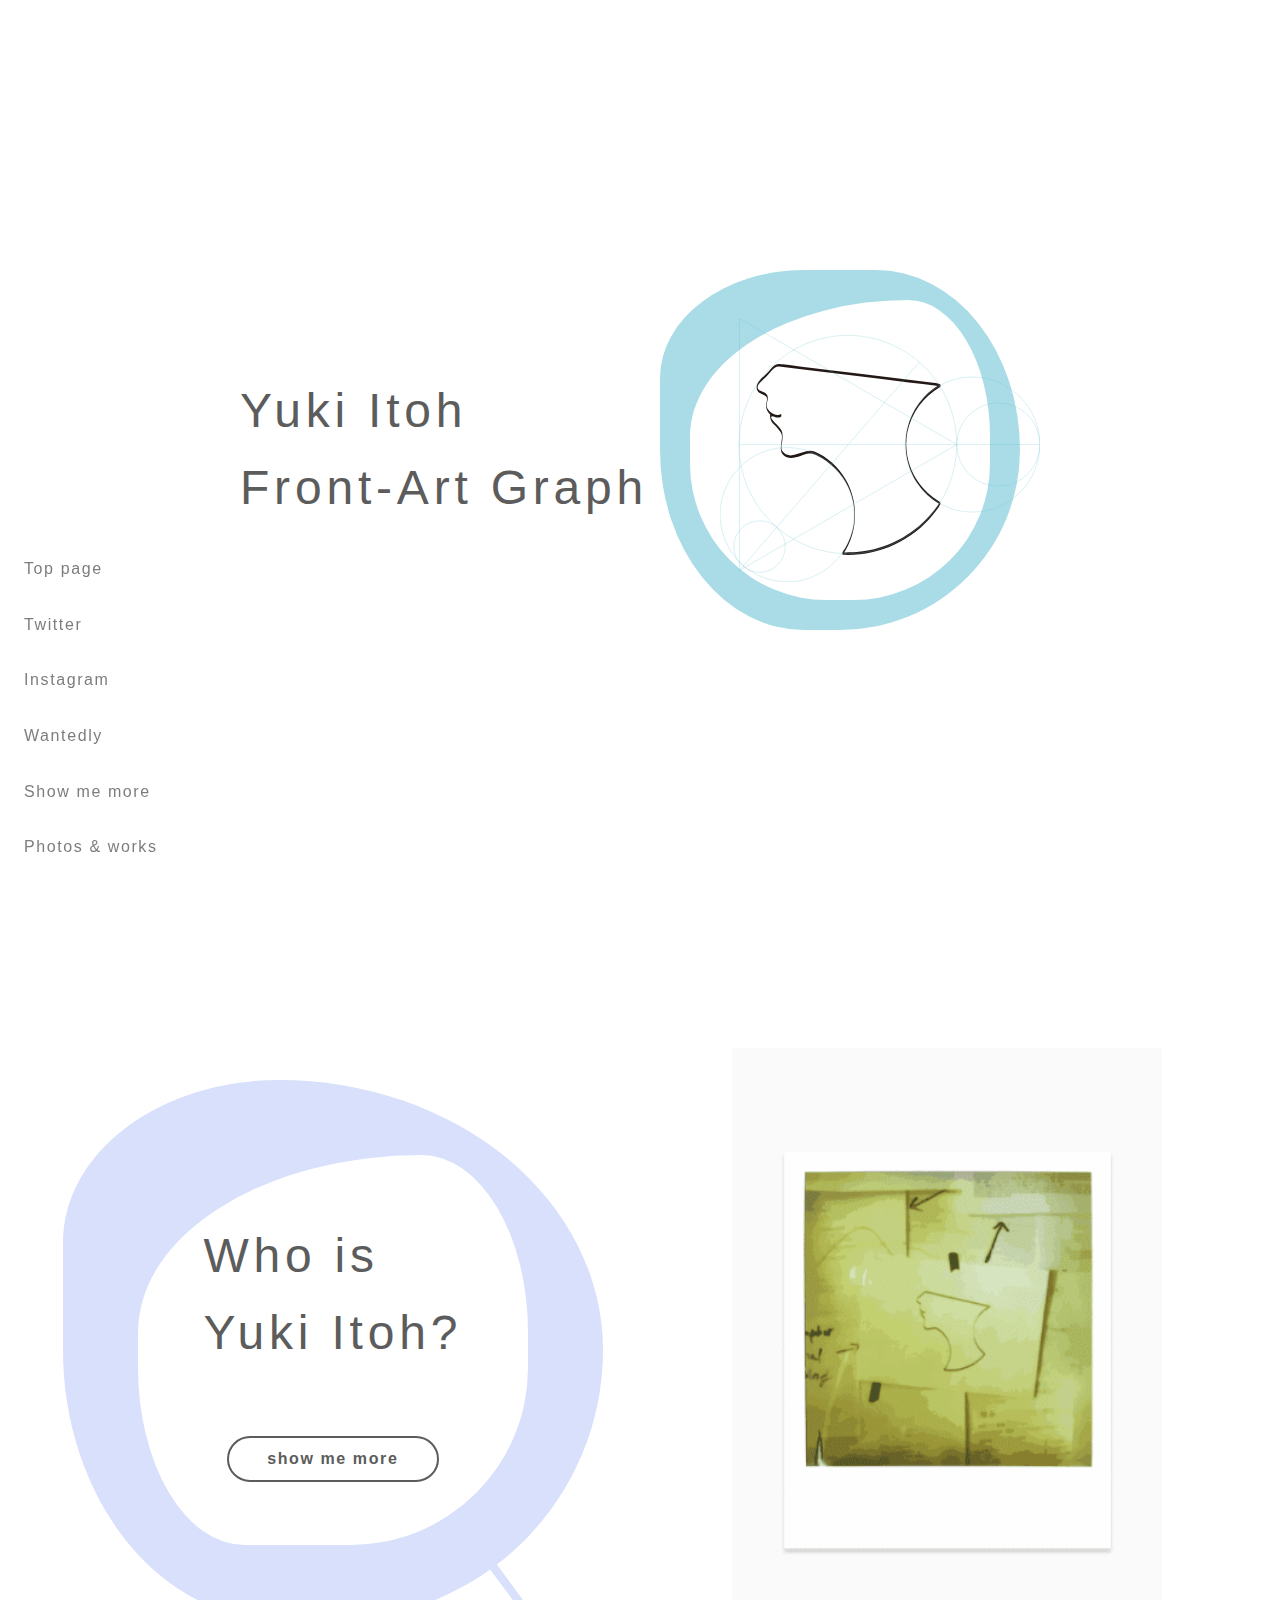
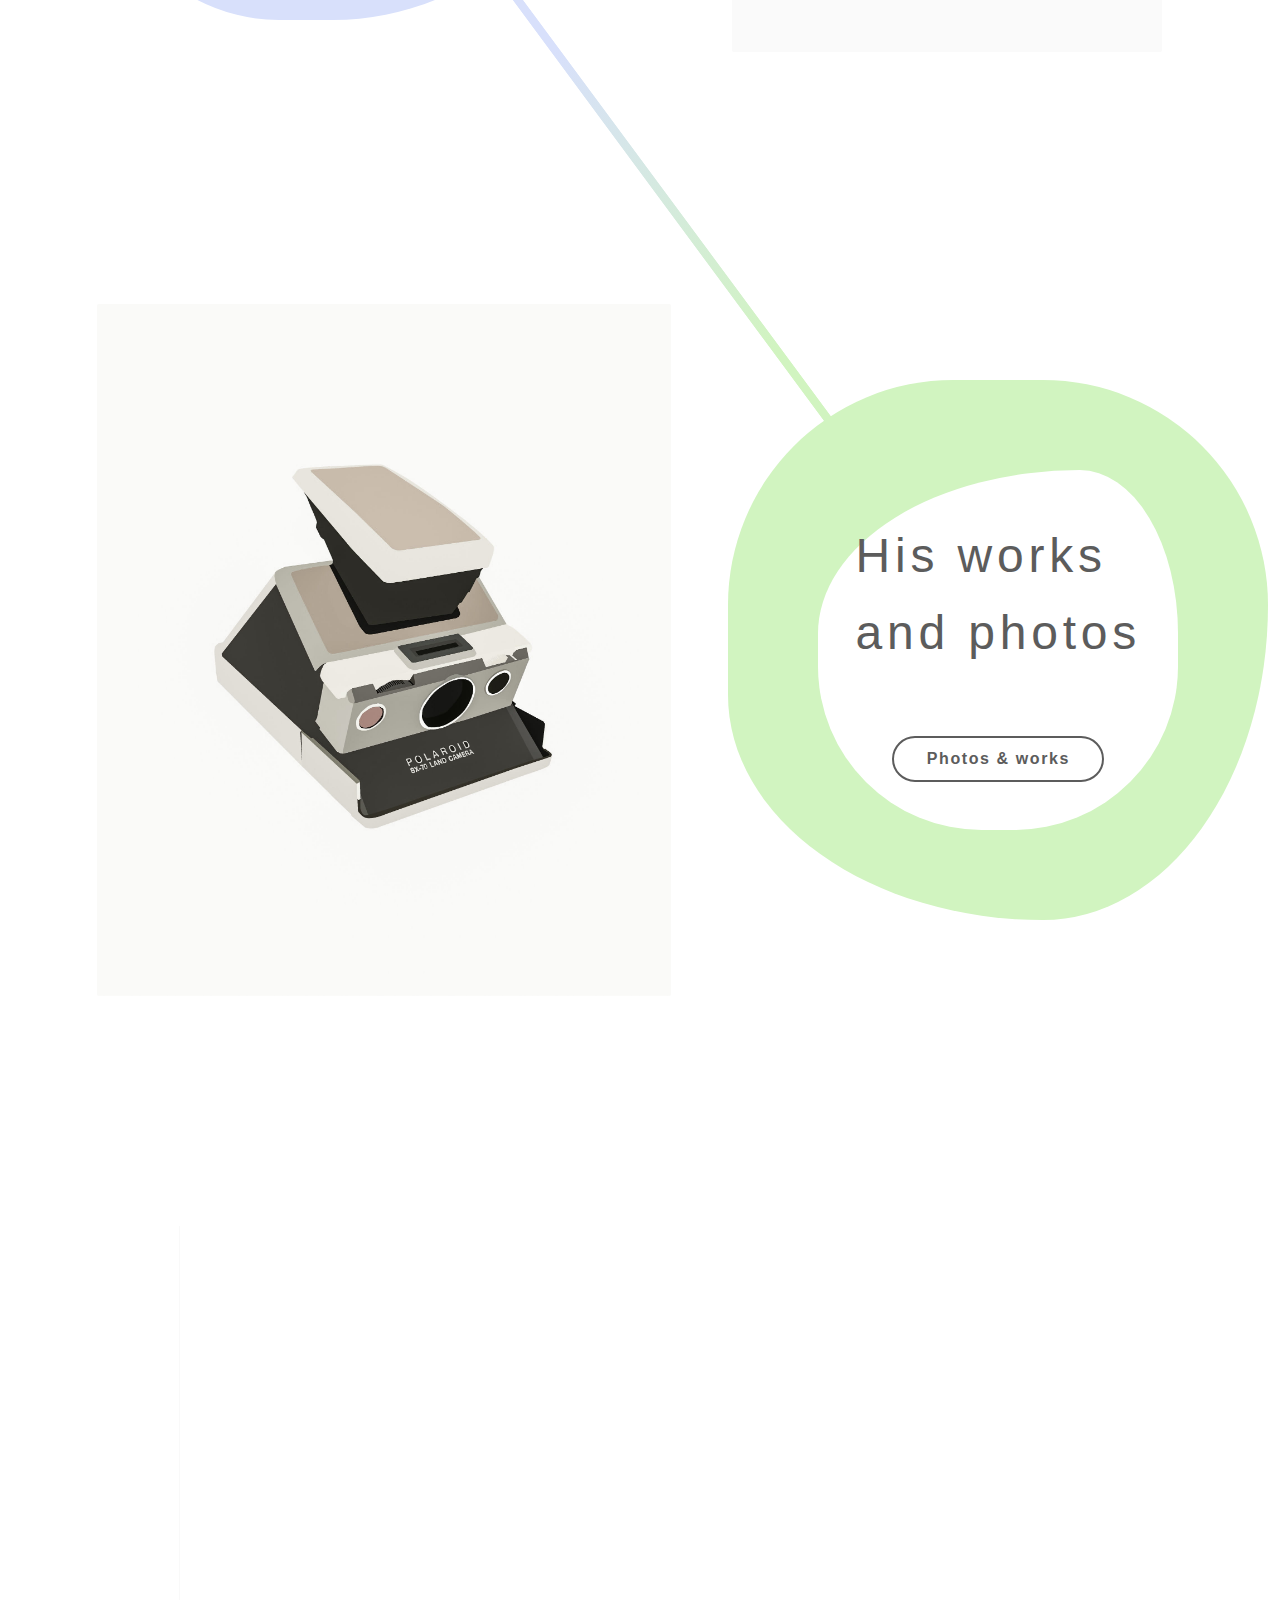
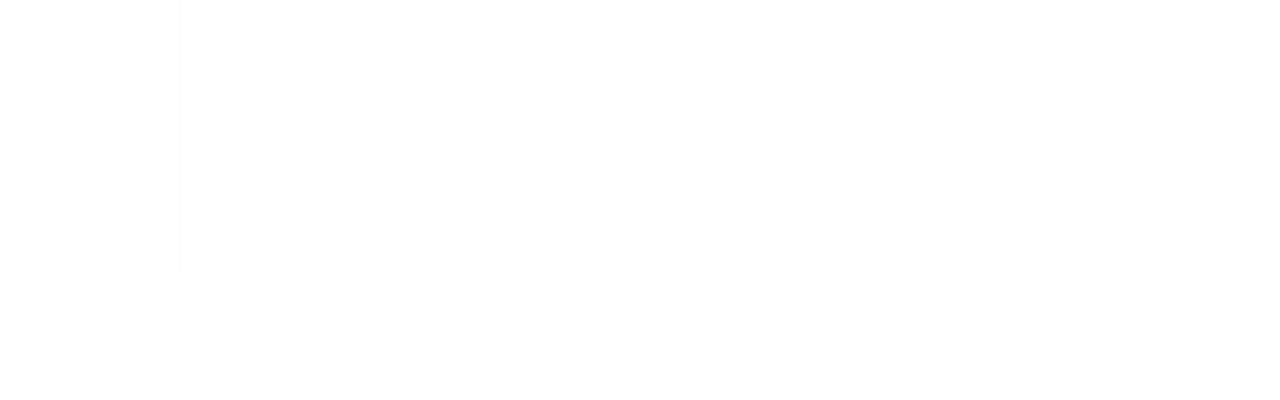
<file: index.html>
<!DOCTYPE html>
<html lang="ja">
  <head>
    <meta charset="UTF-8">
    <meta name="viewport" content="width=device-width, initial-scale=1.0">
    <meta http-equiv="X-UA-Compatible" content="ie=edge">
    <link rel="stylesheet" href="stylesheet/reset.css">
    <link rel="stylesheet" href="stylesheet/style.min.css">
    <link href="https://fonts.googleapis.com/css?family=Open+Sans:300,400,600,700,800" rel="stylesheet">
    <link href="https://fonts.googleapis.com/css?family=Montserrat:100" rel="stylesheet">
    <title>portfolio</title>
  </head>
  <body>
    <header>
      <div class="headerwrap">
        <nav class="header_menu desktop">
                <ul>
                  <li><a href="index.html">Top page<span></span></a></li>
                  <li class="header_menu_twitter"><a href="#">Twitter<span></span></a></li>
                  <li class="header_menu_instagram"><a href="#">Instagram<span></span></a></li>
                  <li class="header_menu_wantedly"><a href="#">Wantedly<span></span></a></li>
                  <li><a href="about.html">Show me more<span></span></a></li>
                  <li><a href="news.html">Photos & works<span></span></a></li>
                </ul>
        </nav>
        <div class="hamburger"><span class="hamburger-top"></span><span class="hamburger-middle"></span><span class="hamburger-bottom"></span></div>
        <nav class="header_menu phone">
                <ul>
                  <li><a href="index.html">Top page<span></span></a></li>
                  <li class="header_menu_twitter"><a href="#">Twitter<span></span></a></li>
                  <li class="header_menu_instagram"><a href="#">Instagram<span></span></a></li>
                  <li class="header_menu_wantedly"><a href="#">Wantedly<span></span></a></li>
                  <li><a href="about.html">Show me more<span></span></a></li>
                  <li><a href="news.html">Photos & works<span></span></a></li>
                </ul>
        </nav>
      </div>
    </header>
    <main>
      <div class="circle-responsive"><span class="circle-res res-1"></span><span class="circle-res res-2"></span></div>
      <div id="index">
        <div class="contents">
          <div class="wrap-header wrapper">
            <div class="circle circle-header circle-index">
              <div class="circle-header_bar">
                <div class="circle-header_bar_wrap"><span class="circle-header_bar_wrap-color"></span></div>
              </div><span class="circle_header1 circle_size"></span><span class="circle_header2 circle_size"></span>
            </div>
            <h1>Yuki Itoh<br>Front-Art Graph</h1><img class="logo" src="material/my_logo.svg" alt="">
          </div>
        </div>
        <div class="contents">
          <div class="wrap-self wrapper">
            <div class="wrap-self_text">
              <div class="circle circle-self">
                <div class="circle-self_bar"><span class="circle-self_bar-color"></span></div><span class="circle_3"></span><span class="circle_4"></span>
              </div>
              <h1>Who is<br> Yuki Itoh?</h1><a class="btn" href="about.html"><span class="bg"></span><span class="text">show me more</span></a>
            </div>
            <div class="wrap-self_image"><img class="wrap-self_image-pc" src="material/main.png" alt=""><img class="wrap-self_image-sp" src="material/main_sp.png" alt=""></div>
          </div>
        </div>
        <div class="contents">
          <div class="wrap-works wrapper">
            <div class="wrap-works_image"><img src="material/polaroid.jpg" alt=""></div>
            <div class="wrap-works_text">
              <div class="circle circle-works"><span class="circle_5"></span><span class="circle_6"></span></div>
              <h1>His works <br>and photos</h1><a class="btn" href=""><span class="bg"></span><span class="text">Photos & works    </span></a>
            </div>
          </div>
        </div>
      </div>
    </main>
    <footer>
      <div class="contents footer-wrap">
        <div class="wrap-contact">
          <div class="contact_section">
            <ul class="contact_sns">
              <li>
                <h2>SNS</h2>
              </li>
              <li><a class="link_twitter" href="https://twitter.com/front_artgraph" target="_blank"> <span class="link-text"> Twitter</span><img class="link-image" src="material/twitter_sp.png"></a></li>
              <li><a class="link_instagram" href="https://www.instagram.com/frontartgraph" target="_blank"><span class="link-text"> Instagram</span><img class="link-image" src="material/instagram_sp.png"></a></li>
              <li><a class="link_wantedly" href="https://www.wantedly.com/users/42158900" target="_blank"><span class="link-text"> Wantedly</span><img class="link-image" src="material/wantedly_sp.png"></a></li>
            </ul>
          </div>
          <div class="contact_icon">
            <ul class="contact_mails">
              <li>
                <h2>CONTACT</h2>
              </li>
              <li>
                <p>yuki.itoh@front-artgraph.com</p>
              </li>
              <li>
                <p>Japan Tokyo</p>
              </li>
              <li>
                <p>© 2018 frontartgraph</p>
              </li>
            </ul>
            <div class="contact_icon_twitter contact_icon_imgwrap"><img src="material/twitter.svg" alt=""></div>
            <div class="contact_icon_instagram contact_icon_imgwrap"><img src="material/instagram.svg" alt=""></div>
            <div class="contact_icon_wantedly contact_icon_imgwrap"><img src="material/wantedly.svg" alt=""></div>
          </div>
        </div>
      </div>
    </footer>
  </body>
  <script type="text/javascript" src="script/jquery-3.3.1.min.js"></script>
  <script type="text/javascript" src="script/rellax.min.js"></script>
  <script type="text/javascript" src="script/script.js"></script>
</html>
</file>
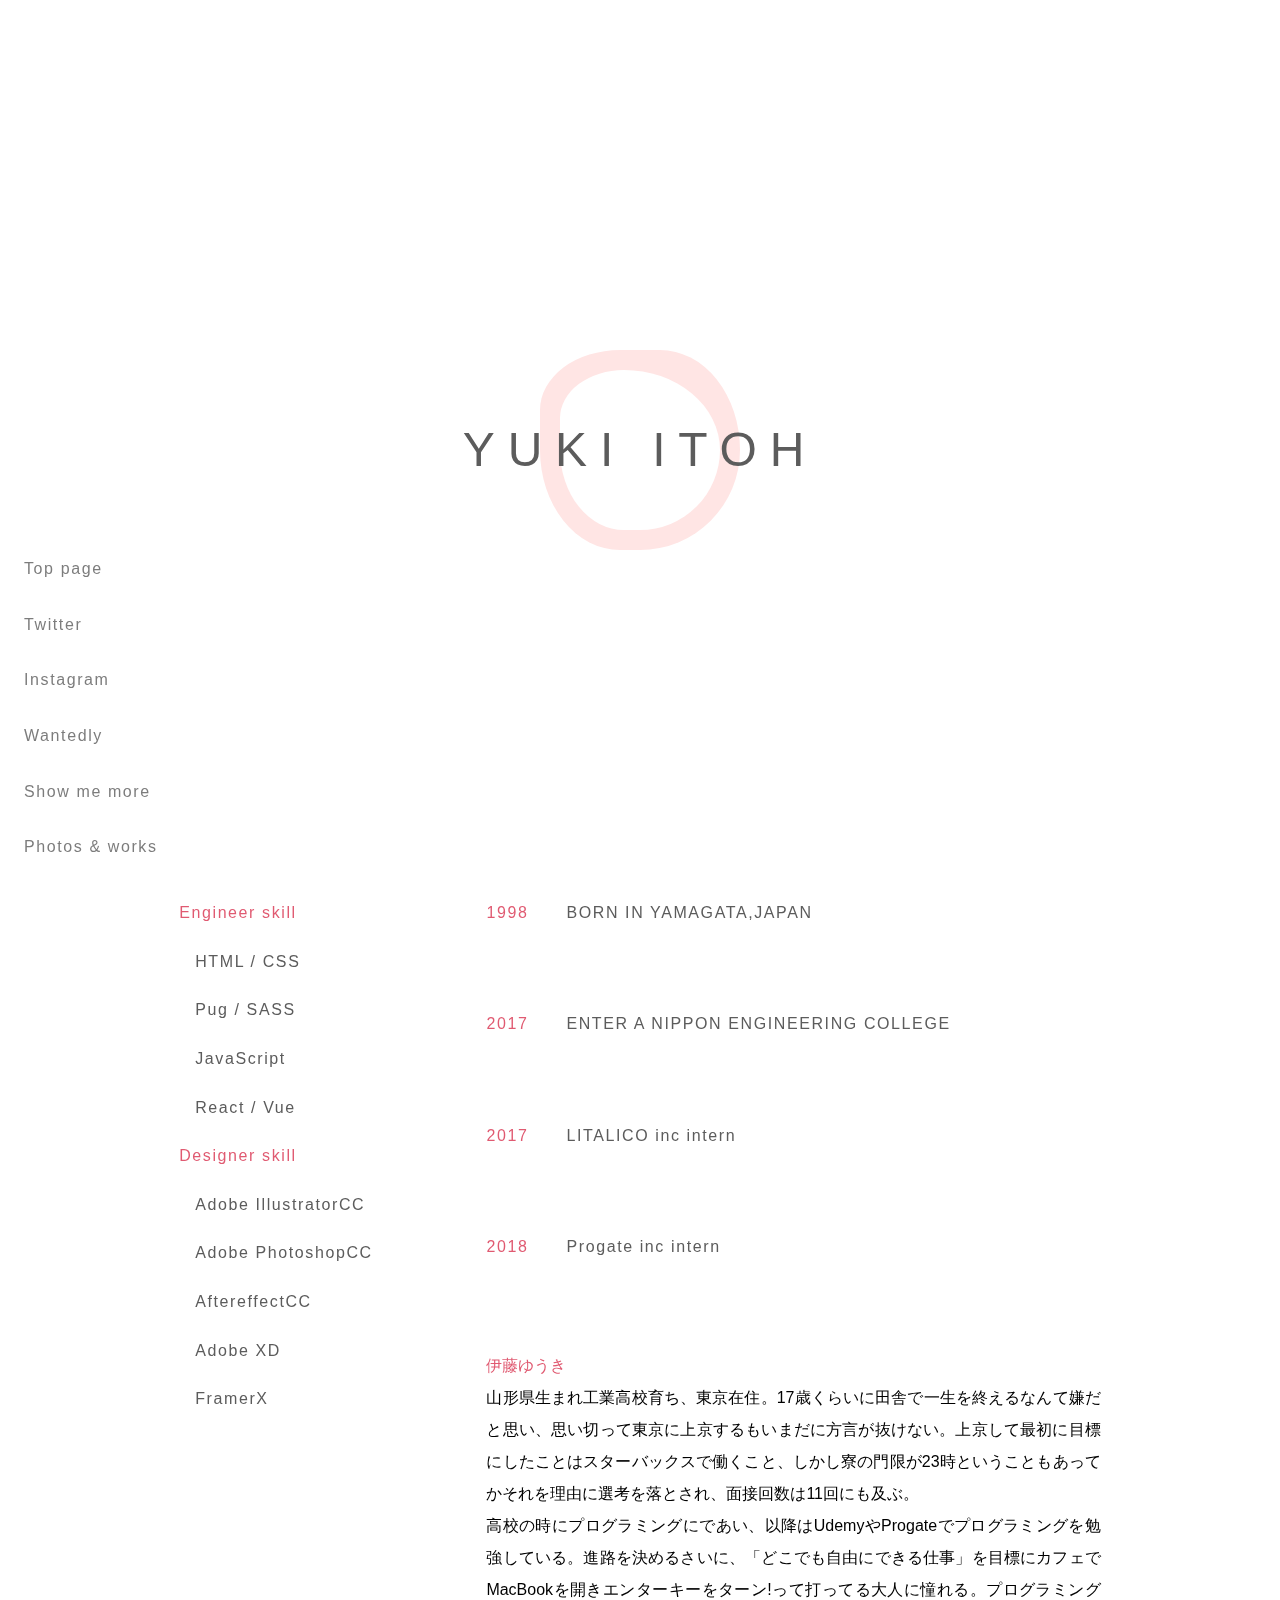
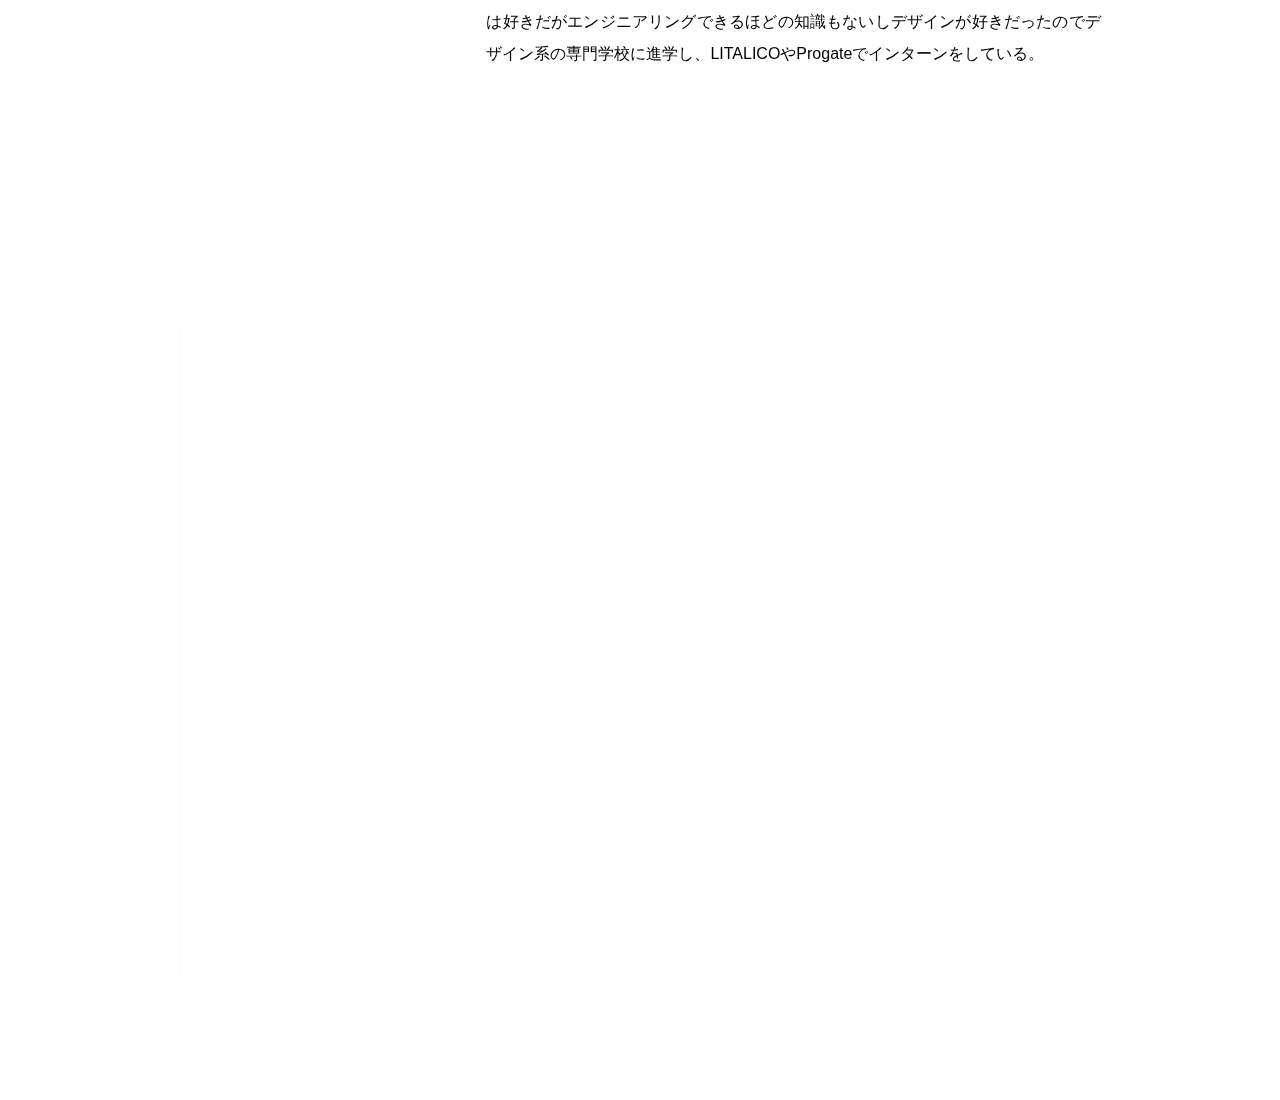
<file: about.html>
<html lang="ja">
  <head>
    <meta charset="UTF-8"/>
    <meta name="viewport" content="width=device-width, initial-scale=1.0"/>
    <meta http-equiv="X-UA-Compatible" content="ie=edge"/>
    <link rel="stylesheet" href="stylesheet/reset.css"/>
    <link rel="stylesheet" href="stylesheet/style.min.css"/>
    <link href="https://fonts.googleapis.com/css?family=Open+Sans:300,400,600,700,800" rel="stylesheet"/>
    <link href="https://fonts.googleapis.com/css?family=Montserrat:100" rel="stylesheet"/>
    <title>portfolio</title>
  </head>
  <body>
    <header>
      <div class="headerwrap">
        <nav class="header_menu desktop">
                <ul>
                  <li><a href="index.html">Top page<span></span></a></li>
                  <li class="header_menu_twitter"><a href="#">Twitter<span></span></a></li>
                  <li class="header_menu_instagram"><a href="#">Instagram<span></span></a></li>
                  <li class="header_menu_wantedly"><a href="#">Wantedly<span></span></a></li>
                  <li><a href="about.html">Show me more<span></span></a></li>
                  <li><a href="news.html">Photos & works<span></span></a></li>
                </ul>
        </nav>
        <div class="hamburger"><span class="hamburger-top"></span><span class="hamburger-middle"></span><span class="hamburger-bottom"></span></div>
        <nav class="header_menu phone">
                <ul>
                  <li><a href="index.html">Top page<span></span></a></li>
                  <li class="header_menu_twitter"><a href="#">Twitter<span></span></a></li>
                  <li class="header_menu_instagram"><a href="#">Instagram<span></span></a></li>
                  <li class="header_menu_wantedly"><a href="#">Wantedly<span></span></a></li>
                  <li><a href="about.html">Show me more<span></span></a></li>
                  <li><a href="news.html">Photos & works<span></span></a></li>
                </ul>
        </nav>
      </div>
    </header>
    <main>
      <div id="about">
        <div class="circle"><span class="circle-A"></span><span class="circle-B"></span></div>
        <div class="name">
          <h1 class="name-text">YUKI ITOH</h1>
        </div>
        <div class="introduction">
          <div class="introduction_skill">
            <ul class="introduction_skill-list">
              <li class="introduction_skill-list-title">Engineer skill</li>
              <li>HTML / CSS</li>
              <li>Pug / SASS</li>
              <li>JavaScript</li>
              <li>React / Vue</li>
              <li class="introduction_skill-list-title">Designer skill</li>
              <li>Adobe IllustratorCC</li>
              <li>Adobe PhotoshopCC</li>
              <li>AftereffectCC</li>
              <li>Adobe XD</li>
              <li>FramerX</li>
            </ul>
          </div>
          <div class="introduction_bio">
            <ui class="introduction_bio-list">
              <li><span>1998</span> BORN IN YAMAGATA,JAPAN</li>
              <li><span>2017</span> ENTER A NIPPON ENGINEERING COLLEGE</li>
              <li><span>2017</span> LITALICO inc intern</li>
              <li><span>2018</span> Progate inc intern</li>
            </ui>
          </div>
          <div class="introduction_text">
            <section class="introduction_text-contact_section"></section><span>伊藤ゆうき</span><br>山形県生まれ工業高校育ち、東京在住。17歳くらいに田舎で一生を終えるなんて嫌だと思い、思い切って東京に上京するもいまだに方言が抜けない。上京して最初に目標にしたことはスターバックスで働くこと、しかし寮の門限が23時ということもあってかそれを理由に選考を落とされ、面接回数は11回にも及ぶ。<br>高校の時にプログラミングにであい、以降はUdemyやProgateでプログラミングを勉強している。進路を決めるさいに、「どこでも自由にできる仕事」を目標にカフェでMacBookを開きエンターキーをターン!って打ってる大人に憧れる。プログラミングは好きだがエンジニアリングできるほどの知識もないしデザインが好きだったのでデザイン系の専門学校に進学し、LITALICOやProgateでインターンをしている。
          </div>
        </div>
      </div>
    </main>
    <footer>
      <div class="contents footer-wrap">
        <div class="wrap-contact">
          <div class="contact_section">
            <ul class="contact_sns">
              <li>
                <h2>SNS</h2>
              </li>
              <li><a class="link_twitter" href="https://twitter.com/front_artgraph" target="_blank"> <span class="link-text"> Twitter</span><img class="link-image" src="material/twitter_sp.png"/></a></li>
              <li><a class="link_instagram" href="https://www.instagram.com/frontartgraph" target="_blank"><span class="link-text"> Instagram</span><img class="link-image" src="material/instagram_sp.png"/></a></li>
              <li><a class="link_wantedly" href="https://www.wantedly.com/users/42158900" target="_blank"><span class="link-text"> Wantedly</span><img class="link-image" src="material/wantedly_sp.png"/></a></li>
            </ul>
          </div>
          <div class="contact_icon">
            <ul class="contact_mails">
              <li>
                <h2>CONTACT</h2>
              </li>
              <li>
                <p>yuki.itoh@front-artgraph.com</p>
              </li>
              <li>
                <p>Japan Tokyo</p>
              </li>
              <li>
                <p>© 2018 frontartgraph</p>
              </li>
            </ul>
            <div class="contact_icon_twitter contact_icon_imgwrap"><img src="material/twitter.svg" alt=""/></div>
            <div class="contact_icon_instagram contact_icon_imgwrap"><img src="material/instagram.svg" alt=""/></div>
            <div class="contact_icon_wantedly contact_icon_imgwrap"><img src="material/wantedly.svg" alt=""/></div>
          </div>
        </div>
      </div>
    </footer>
  </body>
  <script type="text/javascript" src="script/jquery-3.3.1.min.js"></script>
  <script type="text/javascript" src="script/rellax.min.js"></script>
  <script type="text/javascript" src="script/script.js"></script>
</html>
</file>
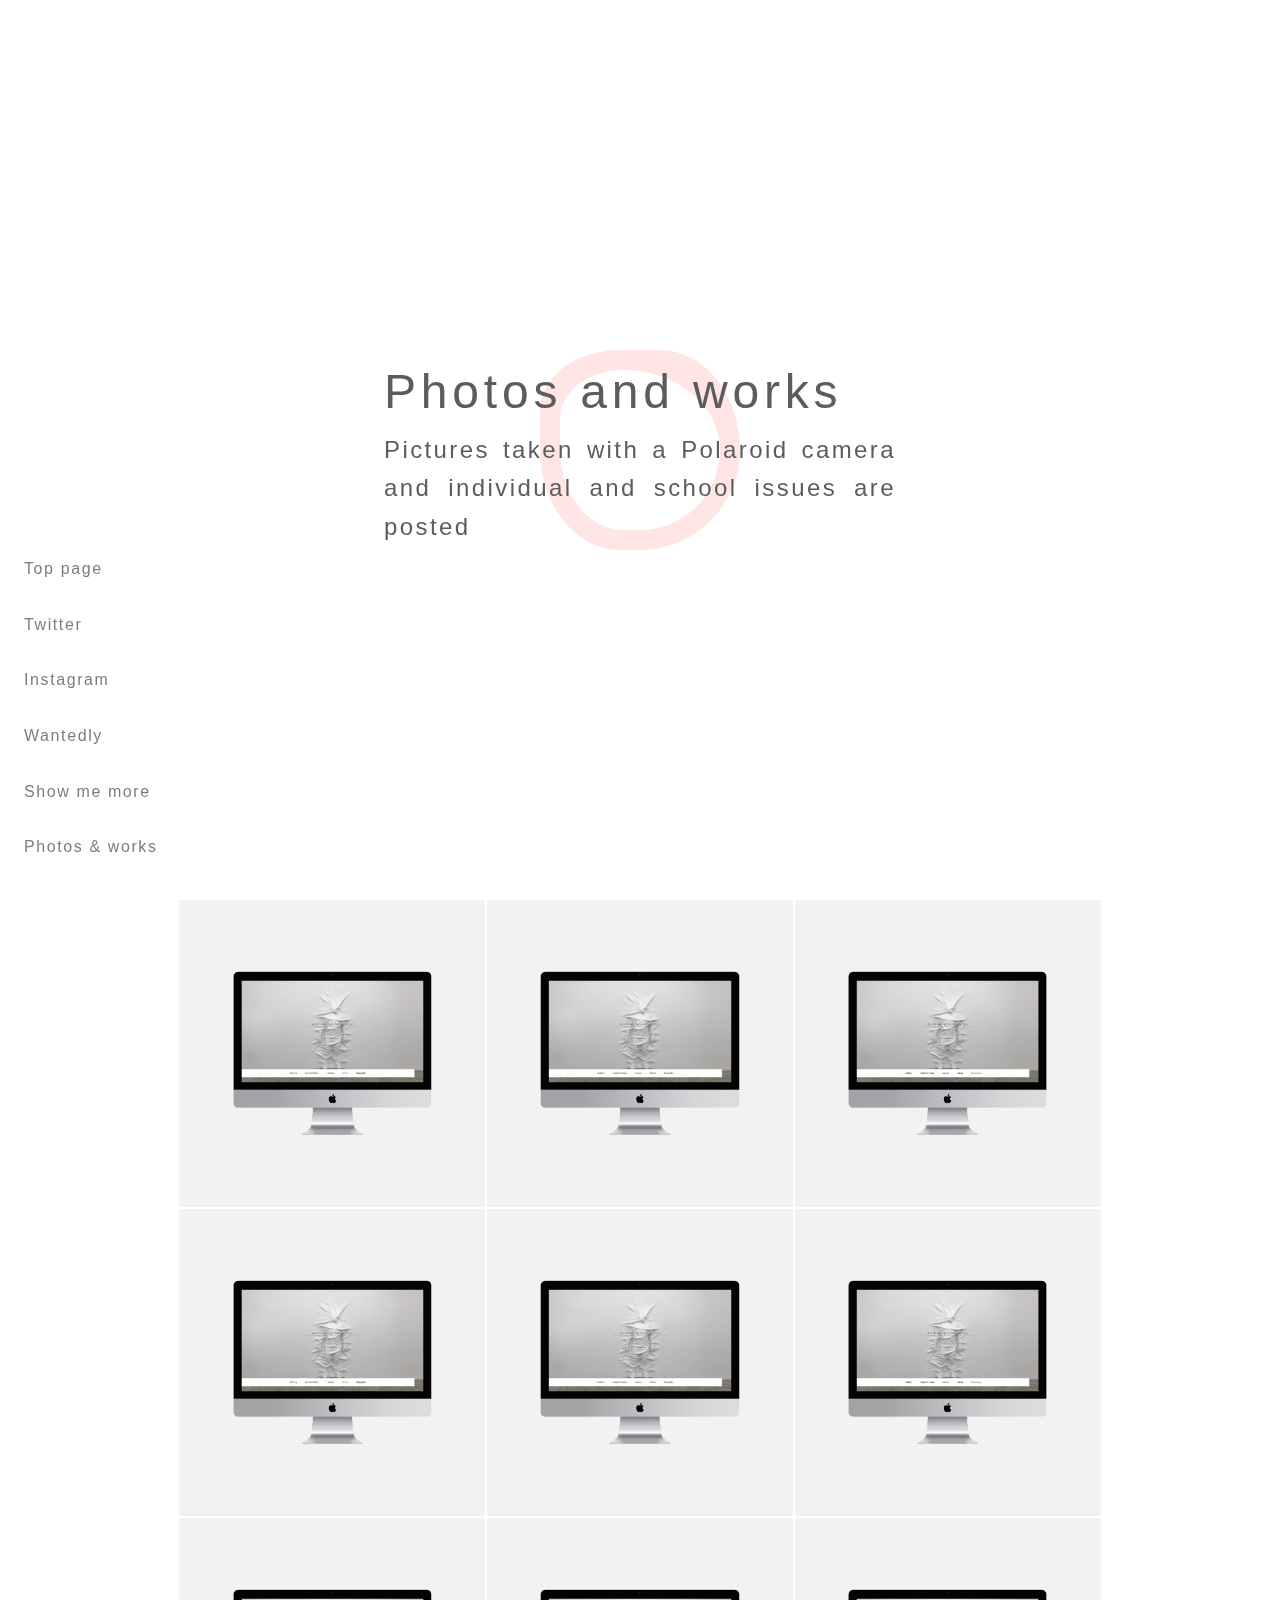
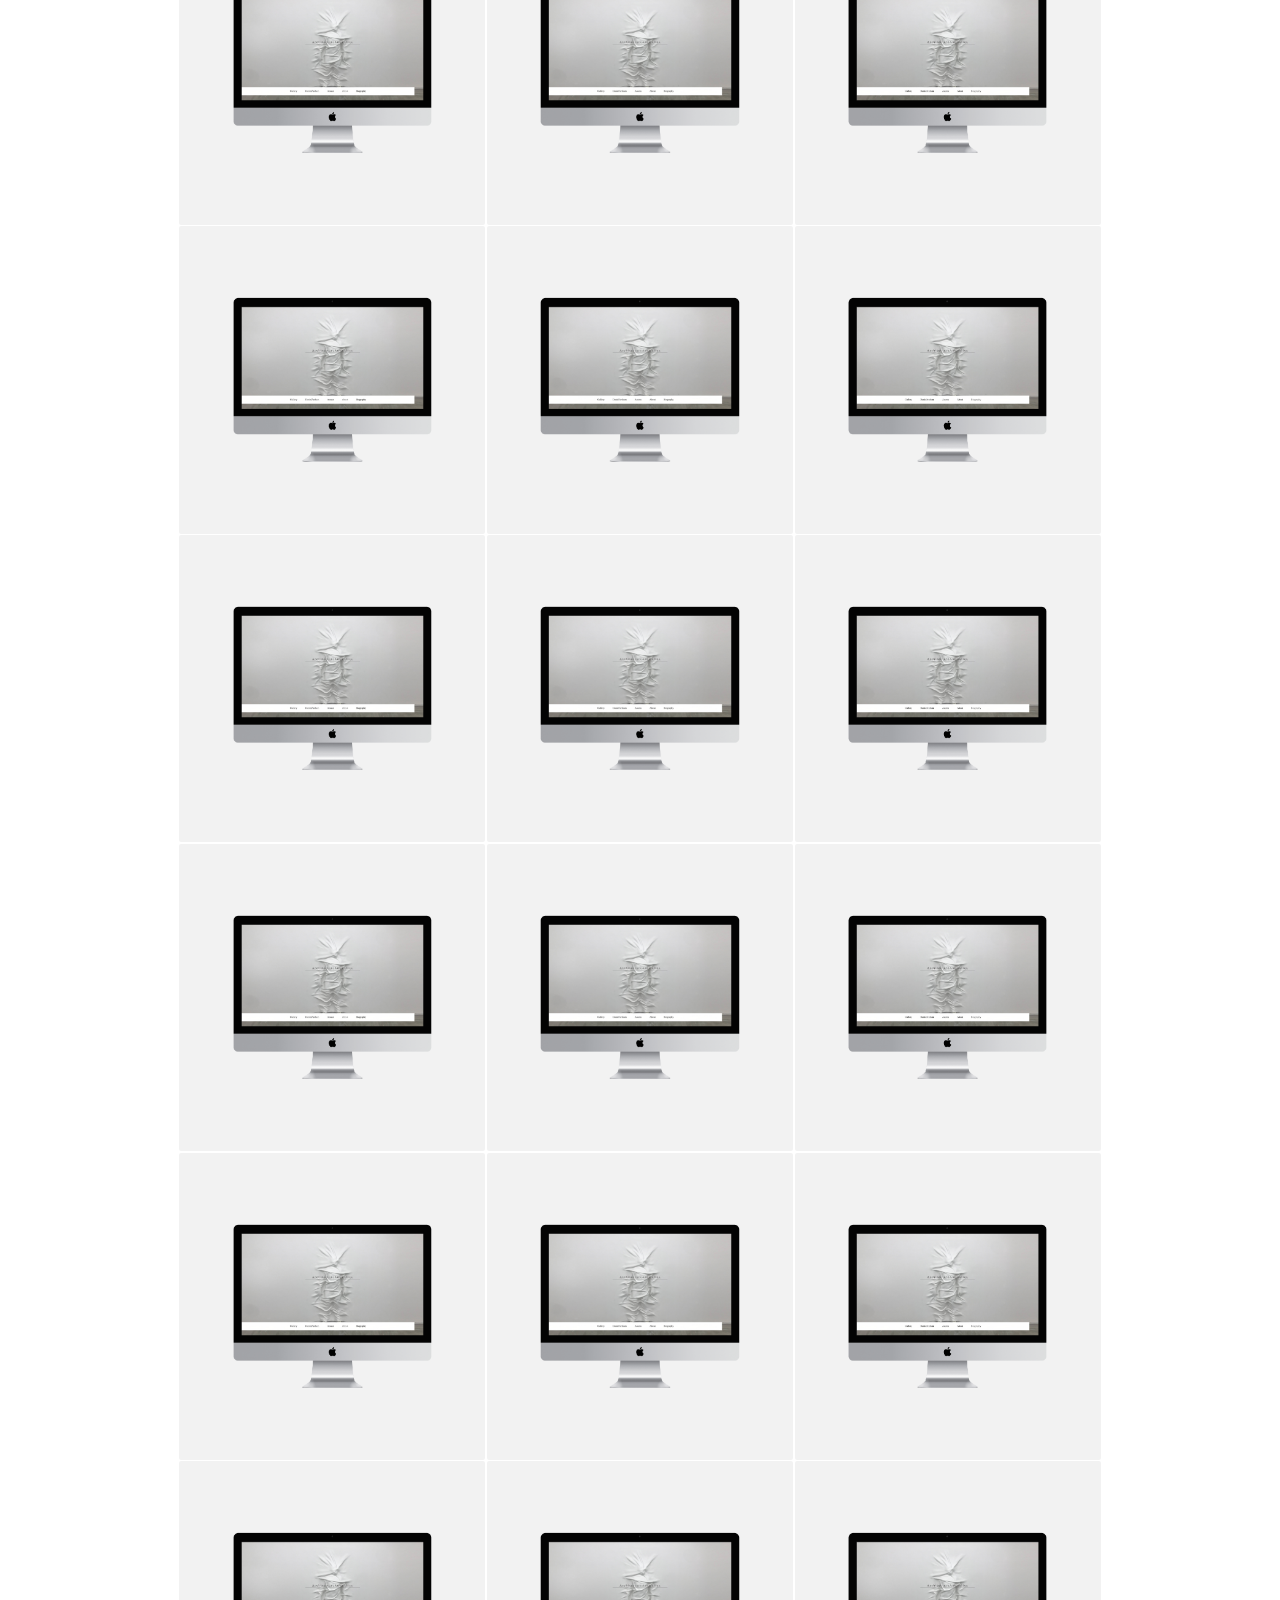
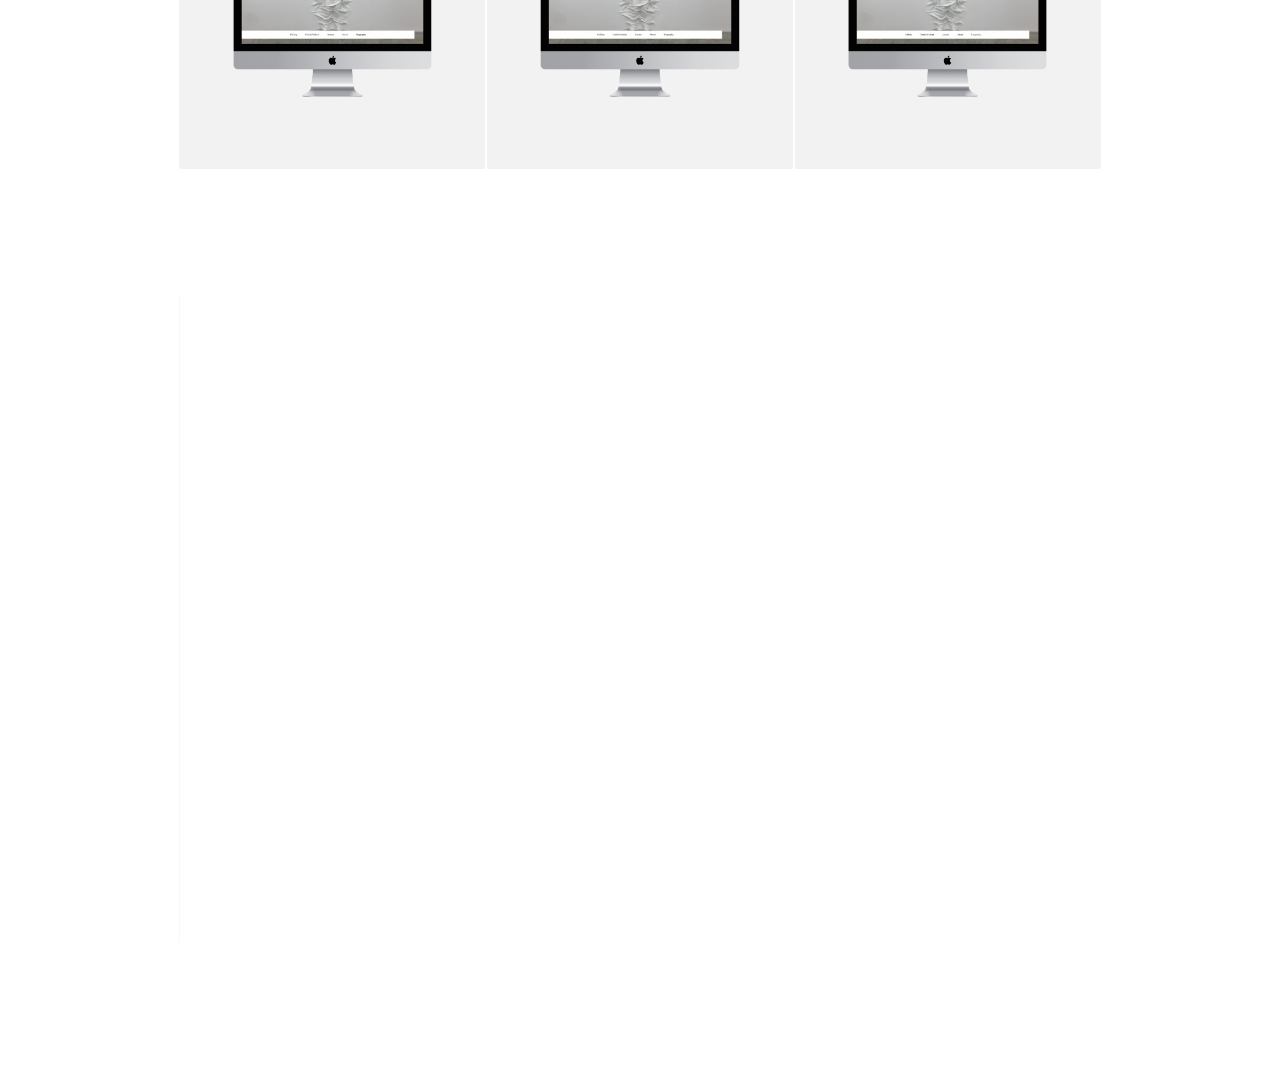
<file: news.html>
<html lang="ja">
  <head>
    <meta charset="UTF-8"/>
    <meta name="viewport" content="width=device-width, initial-scale=1.0"/>
    <meta http-equiv="X-UA-Compatible" content="ie=edge"/>
    <link rel="stylesheet" href="stylesheet/reset.css"/>
    <link rel="stylesheet" href="stylesheet/style.min.css"/>
    <link href="https://fonts.googleapis.com/css?family=Open+Sans:300,400,600,700,800" rel="stylesheet"/>
    <link href="https://fonts.googleapis.com/css?family=Montserrat:100" rel="stylesheet"/>
    <title>portfolio</title>
  </head>
  <body>
    <header>
      <div class="headerwrap">
        <nav class="header_menu desktop">
                <ul>
                  <li><a href="index.html">Top page<span></span></a></li>
                  <li class="header_menu_twitter"><a href="#">Twitter<span></span></a></li>
                  <li class="header_menu_instagram"><a href="#">Instagram<span></span></a></li>
                  <li class="header_menu_wantedly"><a href="#">Wantedly<span></span></a></li>
                  <li><a href="about.html">Show me more<span></span></a></li>
                  <li><a href="news.html">Photos & works<span></span></a></li>
                </ul>
        </nav>
        <div class="hamburger"><span class="hamburger-top"></span><span class="hamburger-middle"></span><span class="hamburger-bottom"></span></div>
        <nav class="header_menu phone">
                <ul>
                  <li><a href="index.html">Top page<span></span></a></li>
                  <li class="header_menu_twitter"><a href="#">Twitter<span></span></a></li>
                  <li class="header_menu_instagram"><a href="#">Instagram<span></span></a></li>
                  <li class="header_menu_wantedly"><a href="#">Wantedly<span></span></a></li>
                  <li><a href="about.html">Show me more<span></span></a></li>
                  <li><a href="news.html">Photos & works<span></span></a></li>
                </ul>
        </nav>
      </div>
    </header>
    <main>
      <div id="news">
        <div class="circle"><span class="circle-A"></span><span class="circle-B"></span></div>
        <div class="section">
          <div class="section_wrap">
            <h1 class="section_wrap-title">Photos and works</h1>
            <h2 class="section_wrap-text">Pictures taken with a Polaroid camera and individual and school issues are posted</h2>
          </div>
        </div>
        <div class="wrap"><a class="wrap-contents"><img class=".wrap-contents_image" src="material/mockup.png"/>
                      <div class="wrap-contents_card">
                        <h2>ARCHITECTURE-ANOMALIES REMAKE WEBSITE</h2>
                        <p>ARCHITECTURE-ANOMALIES　is remake website</p>
                      </div></a><a class="wrap-contents"><img class=".wrap-contents_image" src="material/mockup.png"/>
                      <div class="wrap-contents_card">
                        <h2>ARCHITECTURE-ANOMALIES REMAKE WEBSITE</h2>
                        <p>ARCHITECTURE-ANOMALIES　is remake website</p>
                      </div></a><a class="wrap-contents"><img class=".wrap-contents_image" src="material/mockup.png"/>
                      <div class="wrap-contents_card">
                        <h2>ARCHITECTURE-ANOMALIES REMAKE WEBSITE</h2>
                        <p>ARCHITECTURE-ANOMALIES　is remake website</p>
                      </div></a><a class="wrap-contents"><img class=".wrap-contents_image" src="material/mockup.png"/>
                      <div class="wrap-contents_card">
                        <h2>ARCHITECTURE-ANOMALIES REMAKE WEBSITE</h2>
                        <p>ARCHITECTURE-ANOMALIES　is remake website</p>
                      </div></a><a class="wrap-contents"><img class=".wrap-contents_image" src="material/mockup.png"/>
                      <div class="wrap-contents_card">
                        <h2>ARCHITECTURE-ANOMALIES REMAKE WEBSITE</h2>
                        <p>ARCHITECTURE-ANOMALIES　is remake website</p>
                      </div></a><a class="wrap-contents"><img class=".wrap-contents_image" src="material/mockup.png"/>
                      <div class="wrap-contents_card">
                        <h2>ARCHITECTURE-ANOMALIES REMAKE WEBSITE</h2>
                        <p>ARCHITECTURE-ANOMALIES　is remake website</p>
                      </div></a><a class="wrap-contents"><img class=".wrap-contents_image" src="material/mockup.png"/>
                      <div class="wrap-contents_card">
                        <h2>ARCHITECTURE-ANOMALIES REMAKE WEBSITE</h2>
                        <p>ARCHITECTURE-ANOMALIES　is remake website</p>
                      </div></a><a class="wrap-contents"><img class=".wrap-contents_image" src="material/mockup.png"/>
                      <div class="wrap-contents_card">
                        <h2>ARCHITECTURE-ANOMALIES REMAKE WEBSITE</h2>
                        <p>ARCHITECTURE-ANOMALIES　is remake website</p>
                      </div></a><a class="wrap-contents"><img class=".wrap-contents_image" src="material/mockup.png"/>
                      <div class="wrap-contents_card">
                        <h2>ARCHITECTURE-ANOMALIES REMAKE WEBSITE</h2>
                        <p>ARCHITECTURE-ANOMALIES　is remake website</p>
                      </div></a><a class="wrap-contents"><img class=".wrap-contents_image" src="material/mockup.png"/>
                      <div class="wrap-contents_card">
                        <h2>ARCHITECTURE-ANOMALIES REMAKE WEBSITE</h2>
                        <p>ARCHITECTURE-ANOMALIES　is remake website</p>
                      </div></a><a class="wrap-contents"><img class=".wrap-contents_image" src="material/mockup.png"/>
                      <div class="wrap-contents_card">
                        <h2>ARCHITECTURE-ANOMALIES REMAKE WEBSITE</h2>
                        <p>ARCHITECTURE-ANOMALIES　is remake website</p>
                      </div></a><a class="wrap-contents"><img class=".wrap-contents_image" src="material/mockup.png"/>
                      <div class="wrap-contents_card">
                        <h2>ARCHITECTURE-ANOMALIES REMAKE WEBSITE</h2>
                        <p>ARCHITECTURE-ANOMALIES　is remake website</p>
                      </div></a><a class="wrap-contents"><img class=".wrap-contents_image" src="material/mockup.png"/>
                      <div class="wrap-contents_card">
                        <h2>ARCHITECTURE-ANOMALIES REMAKE WEBSITE</h2>
                        <p>ARCHITECTURE-ANOMALIES　is remake website</p>
                      </div></a><a class="wrap-contents"><img class=".wrap-contents_image" src="material/mockup.png"/>
                      <div class="wrap-contents_card">
                        <h2>ARCHITECTURE-ANOMALIES REMAKE WEBSITE</h2>
                        <p>ARCHITECTURE-ANOMALIES　is remake website</p>
                      </div></a><a class="wrap-contents"><img class=".wrap-contents_image" src="material/mockup.png"/>
                      <div class="wrap-contents_card">
                        <h2>ARCHITECTURE-ANOMALIES REMAKE WEBSITE</h2>
                        <p>ARCHITECTURE-ANOMALIES　is remake website</p>
                      </div></a><a class="wrap-contents"><img class=".wrap-contents_image" src="material/mockup.png"/>
                      <div class="wrap-contents_card">
                        <h2>ARCHITECTURE-ANOMALIES REMAKE WEBSITE</h2>
                        <p>ARCHITECTURE-ANOMALIES　is remake website</p>
                      </div></a><a class="wrap-contents"><img class=".wrap-contents_image" src="material/mockup.png"/>
                      <div class="wrap-contents_card">
                        <h2>ARCHITECTURE-ANOMALIES REMAKE WEBSITE</h2>
                        <p>ARCHITECTURE-ANOMALIES　is remake website</p>
                      </div></a><a class="wrap-contents"><img class=".wrap-contents_image" src="material/mockup.png"/>
                      <div class="wrap-contents_card">
                        <h2>ARCHITECTURE-ANOMALIES REMAKE WEBSITE</h2>
                        <p>ARCHITECTURE-ANOMALIES　is remake website</p>
                      </div></a><a class="wrap-contents"><img class=".wrap-contents_image" src="material/mockup.png"/>
                      <div class="wrap-contents_card">
                        <h2>ARCHITECTURE-ANOMALIES REMAKE WEBSITE</h2>
                        <p>ARCHITECTURE-ANOMALIES　is remake website</p>
                      </div></a><a class="wrap-contents"><img class=".wrap-contents_image" src="material/mockup.png"/>
                      <div class="wrap-contents_card">
                        <h2>ARCHITECTURE-ANOMALIES REMAKE WEBSITE</h2>
                        <p>ARCHITECTURE-ANOMALIES　is remake website</p>
                      </div></a><a class="wrap-contents"><img class=".wrap-contents_image" src="material/mockup.png"/>
                      <div class="wrap-contents_card">
                        <h2>ARCHITECTURE-ANOMALIES REMAKE WEBSITE</h2>
                        <p>ARCHITECTURE-ANOMALIES　is remake website</p>
                      </div></a><a class="wrap-contents"><img class=".wrap-contents_image" src="material/mockup.png"/>
                      <div class="wrap-contents_card">
                        <h2>ARCHITECTURE-ANOMALIES REMAKE WEBSITE</h2>
                        <p>ARCHITECTURE-ANOMALIES　is remake website</p>
                      </div></a><a class="wrap-contents"><img class=".wrap-contents_image" src="material/mockup.png"/>
                      <div class="wrap-contents_card">
                        <h2>ARCHITECTURE-ANOMALIES REMAKE WEBSITE</h2>
                        <p>ARCHITECTURE-ANOMALIES　is remake website</p>
                      </div></a><a class="wrap-contents"><img class=".wrap-contents_image" src="material/mockup.png"/>
                      <div class="wrap-contents_card">
                        <h2>ARCHITECTURE-ANOMALIES REMAKE WEBSITE</h2>
                        <p>ARCHITECTURE-ANOMALIES　is remake website</p>
                      </div></a>
        </div>
      </div>
    </main>
    <footer>
      <div class="contents footer-wrap">
        <div class="wrap-contact">
          <div class="contact_section">
            <ul class="contact_sns">
              <li>
                <h2>SNS</h2>
              </li>
              <li><a class="link_twitter" href="https://twitter.com/front_artgraph" target="_blank"> <span class="link-text"> Twitter</span><img class="link-image" src="material/twitter_sp.png"/></a></li>
              <li><a class="link_instagram" href="https://www.instagram.com/frontartgraph" target="_blank"><span class="link-text"> Instagram</span><img class="link-image" src="material/instagram_sp.png"/></a></li>
              <li><a class="link_wantedly" href="https://www.wantedly.com/users/42158900" target="_blank"><span class="link-text"> Wantedly</span><img class="link-image" src="material/wantedly_sp.png"/></a></li>
            </ul>
          </div>
          <div class="contact_icon">
            <ul class="contact_mails">
              <li>
                <h2>CONTACT</h2>
              </li>
              <li>
                <p>yuki.itoh@front-artgraph.com</p>
              </li>
              <li>
                <p>Japan Tokyo</p>
              </li>
              <li>
                <p>© 2018 frontartgraph</p>
              </li>
            </ul>
            <div class="contact_icon_twitter contact_icon_imgwrap"><img src="material/twitter.svg" alt=""/></div>
            <div class="contact_icon_instagram contact_icon_imgwrap"><img src="material/instagram.svg" alt=""/></div>
            <div class="contact_icon_wantedly contact_icon_imgwrap"><img src="material/wantedly.svg" alt=""/></div>
          </div>
        </div>
      </div>
    </footer>
  </body>
  <script type="text/javascript" src="script/jquery-3.3.1.min.js"></script>
  <script type="text/javascript" src="script/rellax.min.js"></script>
  <script type="text/javascript" src="script/script.js"></script>
</html>
</file>
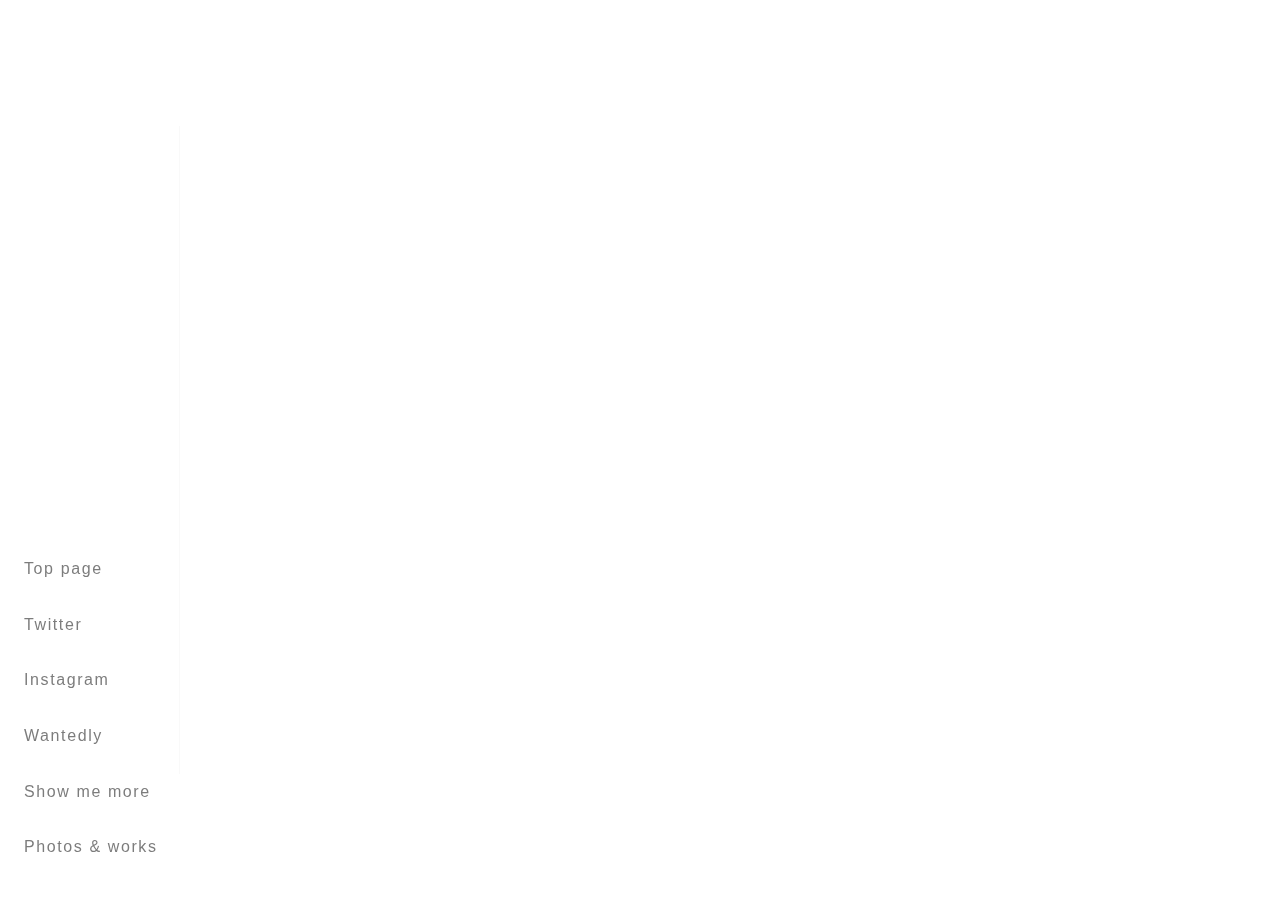
<file: photos.html>
<!DOCTYPE html>
<html lang="ja">
  <head>
    <meta charset="UTF-8">
    <meta name="viewport" content="width=device-width, initial-scale=1.0">
    <meta http-equiv="X-UA-Compatible" content="ie=edge">
    <link rel="stylesheet" href="stylesheet/reset.css">
    <link rel="stylesheet" href="stylesheet/style.min.css">
    <link href="https://fonts.googleapis.com/css?family=Open+Sans:300,400,600,700,800" rel="stylesheet">
    <link href="https://fonts.googleapis.com/css?family=Montserrat:100" rel="stylesheet">
    <title>portfolio</title>
  </head>
  <body>
    <header>
      <div class="headerwrap">
        <nav class="header_menu desktop">
                <ul>
                  <li><a href="index.html">Top page<span></span></a></li>
                  <li class="header_menu_twitter"><a href="#">Twitter<span></span></a></li>
                  <li class="header_menu_instagram"><a href="#">Instagram<span></span></a></li>
                  <li class="header_menu_wantedly"><a href="#">Wantedly<span></span></a></li>
                  <li><a href="about.html">Show me more<span></span></a></li>
                  <li><a href="news.html">Photos & works<span></span></a></li>
                </ul>
        </nav>
        <div class="hamburger"><span class="hamburger-top"></span><span class="hamburger-middle"></span><span class="hamburger-bottom"></span></div>
        <nav class="header_menu phone">
                <ul>
                  <li><a href="index.html">Top page<span></span></a></li>
                  <li class="header_menu_twitter"><a href="#">Twitter<span></span></a></li>
                  <li class="header_menu_instagram"><a href="#">Instagram<span></span></a></li>
                  <li class="header_menu_wantedly"><a href="#">Wantedly<span></span></a></li>
                  <li><a href="about.html">Show me more<span></span></a></li>
                  <li><a href="news.html">Photos & works<span></span></a></li>
                </ul>
        </nav>
      </div>
    </header>
    <main></main>
    <footer>
      <div class="contents footer-wrap">
        <div class="wrap-contact">
          <div class="contact_section">
            <ul class="contact_sns">
              <li>
                <h2>SNS</h2>
              </li>
              <li><a class="link_twitter" href="https://twitter.com/front_artgraph" target="_blank"> <span class="link-text"> Twitter</span><img class="link-image" src="material/twitter_sp.png"></a></li>
              <li><a class="link_instagram" href="https://www.instagram.com/frontartgraph" target="_blank"><span class="link-text"> Instagram</span><img class="link-image" src="material/instagram_sp.png"></a></li>
              <li><a class="link_wantedly" href="https://www.wantedly.com/users/42158900" target="_blank"><span class="link-text"> Wantedly</span><img class="link-image" src="material/wantedly_sp.png"></a></li>
            </ul>
          </div>
          <div class="contact_icon">
            <ul class="contact_mails">
              <li>
                <h2>CONTACT</h2>
              </li>
              <li>
                <p>yuki.itoh@front-artgraph.com</p>
              </li>
              <li>
                <p>Japan Tokyo</p>
              </li>
              <li>
                <p>© 2018 frontartgraph</p>
              </li>
            </ul>
            <div class="contact_icon_twitter contact_icon_imgwrap"><img src="material/twitter.svg" alt=""></div>
            <div class="contact_icon_instagram contact_icon_imgwrap"><img src="material/instagram.svg" alt=""></div>
            <div class="contact_icon_wantedly contact_icon_imgwrap"><img src="material/wantedly.svg" alt=""></div>
          </div>
        </div>
      </div>
    </footer>
  </body>
  <script type="text/javascript" src="script/jquery-3.3.1.min.js"></script>
  <script type="text/javascript" src="script/rellax.min.js"></script>
  <script type="text/javascript" src="script/script.js"></script>
</html>
</file>
<file: stylesheet/style.min.css>
@charset "UTF-8";.scroll-bar,div,span{content:""}#about .introduction_text,#news .section_wrap-text{text-align:justify;-webkit-font-feature-settings:"palt"}img{pointer-events:none}a,h1,h2,h3,li,p{color:#5c5c5c;font-family:Lato,sans-serif;letter-spacing:.1em}h1{font-size:48px}@-webkit-keyframes width{100%{width:100%}}@keyframes width{100%{width:100%}}@-webkit-keyframes height{100%{height:100%}}@keyframes height{100%{height:100%}}.move_top{opacity:0;-webkit-animation:move_top 1s ease-out .3s forwards;animation:move_top 1s ease-out .3s forwards}.move_bottom{opacity:0;-webkit-animation:move_bottom 1s ease-out .3s forwards;animation:move_bottom 1s ease-out .3s forwards}.move_left{opacity:0;-webkit-animation:move_left 1s ease-out .3s forwards;animation:move_left 1s ease-out .3s forwards}.move_right{opacity:0;-webkit-animation:move_right 1s ease-out .3s forwards;animation:move_right 1s ease-out .3s forwards}@-webkit-keyframes move_top{0%{-webkit-transform:translateY(30px);transform:translateY(30px)}100%{opacity:1;-webkit-transform:translateY(0);transform:translateY(0)}}@keyframes move_top{0%{-webkit-transform:translateY(30px);transform:translateY(30px)}100%{opacity:1;-webkit-transform:translateY(0);transform:translateY(0)}}@-webkit-keyframes move_bottom{0%{-webkit-transform:translateY(-30px);transform:translateY(-30px)}100%{opacity:1;-webkit-transform:translateY(0);transform:translateY(0)}}@keyframes move_bottom{0%{-webkit-transform:translateY(-30px);transform:translateY(-30px)}100%{opacity:1;-webkit-transform:translateY(0);transform:translateY(0)}}@-webkit-keyframes move_left{0%{-webkit-transform:translateX(30px);transform:translateX(30px)}100%{opacity:1;-webkit-transform:translateX(0);transform:translateX(0)}}@keyframes move_left{0%{-webkit-transform:translateX(30px);transform:translateX(30px)}100%{opacity:1;-webkit-transform:translateX(0);transform:translateX(0)}}@-webkit-keyframes move_right{0%{-webkit-transform:translateX(-30px);transform:translateX(-30px)}100%{opacity:1;-webkit-transform:translateX(0);transform:translateX(0)}}@keyframes move_right{0%{-webkit-transform:translateX(-30px);transform:translateX(-30px)}100%{opacity:1;-webkit-transform:translateX(0);transform:translateX(0)}}.translateX{-webkit-transform:translateX(-100%);transform:translateX(-100%);-webkit-animation:contact_anime .5s ease 0s forwards;animation:contact_anime .5s ease 0s forwards}.translateX_double{-webkit-transform:translateX(-200%);transform:translateX(-200%);-webkit-animation:contact_anime 1s ease .3s forwards;animation:contact_anime 1s ease .3s forwards}@-webkit-keyframes contact_anime{100%{opacity:1;-webkit-transform:translateX(0);transform:translateX(0)}}@keyframes contact_anime{100%{opacity:1;-webkit-transform:translateX(0);transform:translateX(0)}}@-webkit-keyframes menu_anime{100%{-webkit-transform:rotateX(160px);transform:rotateX(160px)}}@keyframes menu_anime{100%{-webkit-transform:rotateX(160px);transform:rotateX(160px)}}@-webkit-keyframes rotate{0%{-webkit-transform:rotate(0);transform:rotate(0)}100%{-webkit-transform:rotate(360deg);transform:rotate(360deg)}}@keyframes rotate{0%{-webkit-transform:rotate(0);transform:rotate(0)}100%{-webkit-transform:rotate(360deg);transform:rotate(360deg)}}@-webkit-keyframes minus_rotate{0%{-webkit-transform:rotate(0);transform:rotate(0)}100%{-webkit-transform:rotate(-360deg);transform:rotate(-360deg)}}@keyframes minus_rotate{0%{-webkit-transform:rotate(0);transform:rotate(0)}100%{-webkit-transform:rotate(-360deg);transform:rotate(-360deg)}}.phone-after{-webkit-transform:translateX(0)!important;transform:translateX(0)!important}.hamburger-top-after{-webkit-transform:rotate(45deg);transform:rotate(45deg)}.hamburger-middle-after{-webkit-transform:translateX(100vw);transform:translateX(100vw)}.hamburger-bottom-after{-webkit-transform:rotate(-45deg);transform:rotate(-45deg)}.hamburger-top-anime{-webkit-animation:hamburger-bar .7s ease .1s forwards;animation:hamburger-bar .7s ease .1s forwards}.hamburger-middle-anime{-webkit-animation:hamburger-bar .7s ease .3s forwards;animation:hamburger-bar .7s ease .3s forwards}.hamburger-bottom-anime{-webkit-animation:hamburger-bar .7s ease .6s forwards;animation:hamburger-bar .7s ease .6s forwards}@-webkit-keyframes hamburger-bar{0%,100%{-webkit-transform:scaleX(1);transform:scaleX(1)}50%{-webkit-transform:scaleX(.5) rotate(-10deg);transform:scaleX(.5) rotate(-10deg)}}@keyframes hamburger-bar{0%,100%{-webkit-transform:scaleX(1);transform:scaleX(1)}50%{-webkit-transform:scaleX(.5) rotate(-10deg);transform:scaleX(.5) rotate(-10deg)}}.scroll{width:50px;height:100px;position:relative;overflow:hidden}.scroll-bar{position:absolute;top:0;left:0;right:0;margin:auto;width:4px;height:60%;background:#000;-webkit-transform:translateY(-100%);transform:translateY(-100%)}.scroll-bar1{background:#5c5c5c;-webkit-animation:scroll-bar 1.5s linear 0s infinite normal;animation:scroll-bar 1.5s linear 0s infinite normal}.scroll-bar2{background:#000;-webkit-animation:scroll-bar 1.5s linear .75s infinite normal;animation:scroll-bar 1.5s linear .75s infinite normal}@-webkit-keyframes scroll-bar{0%{-webkit-transform:translateY(-100%);transform:translateY(-100%)}100%{-webkit-transform:translateY(160%);transform:translateY(160%)}}@keyframes scroll-bar{0%{-webkit-transform:translateY(-100%);transform:translateY(-100%)}100%{-webkit-transform:translateY(160%);transform:translateY(160%)}}@-webkit-keyframes scale-bar{0%{width:0%}100%{width:100%}}@keyframes scale-bar{0%{width:0%}100%{width:100%}}@-webkit-keyframes scale{0%{-webkit-transform:scale(0);transform:scale(0)}100%{-webkit-transform:scale(1);transform:scale(1)}}@keyframes scale{0%{-webkit-transform:scale(0);transform:scale(0)}100%{-webkit-transform:scale(1);transform:scale(1)}}html{overflow-x:hidden;font-size:16px}header [class*=" flex-"],header [class^=flex-]{position:absolute;display:flex;justify-content:space-between;flex-direction:column;z-index:999}header [class*=" flex-"] span,header [class^=flex-] span{background:#5c5c5c;height:1px}header .headerwrap .flex-pos{position:fixed;left:0;top:0;bottom:0;margin:auto;width:40px;height:200px}header .headerwrap .flex-pos .pos{transition:all .3s;-webkit-transform-origin:left;transform-origin:left;height:20px;display:flex;justify-content:center;align-items:center}header .headerwrap .flex-pos .pos span{height:8px;width:100%;opacity:.9}header .headerwrap .flex-pos .pos:nth-child(1):hover,header .headerwrap .flex-pos .pos:nth-child(2):hover,header .headerwrap .flex-pos .pos:nth-child(3):hover,header .headerwrap .flex-pos .pos:nth-child(4):hover{-webkit-transform:scaleX(2);transform:scaleX(2)}header .headerwrap .flex-pos .pos div{width:100%;height:1px}header .headerwrap .hamburger,header .headerwrap .phone{display:none}header .headerwrap .header_menu{z-index:999;position:fixed;bottom:32px;left:24px;margin:auto}header .headerwrap .header_menu ul{align-items:flex-start;justify-content:space-between;width:160px;height:320px;display:flex;flex-direction:column}header .headerwrap .header_menu li{display:flex;flex-direction:column;align-items:center;justify-content:center;opacity:.8;transition:all .7s ease .1s;padding:8px 0}header .headerwrap .header_menu li a{transition:all .7s ease .1s}header .headerwrap .header_menu li:hover,header .headerwrap .header_menu li:hover>a{opacity:1;color:#5c5c5c;-webkit-transform:translateX(32px);transform:translateX(32px)}#news .wrap-contents_card h2,#news .wrap-contents_card p,main .wrap-self .btn:hover .text,main .wrap-works .btn:hover .text{color:#fff}footer ul{height:64%;width:auto;display:flex;justify-content:center;flex-direction:column}footer ul li{padding:24px 0}main .wrap-self .btn,main .wrap-works .btn{font-weight:800;font-size:16px;padding:8px 24px;cursor:pointer;overflow:hidden}footer .wrap-contact{position:absolute;z-index:1;overflow:hidden;width:72vw;height:72vh;display:grid;grid-template-rows:1fr;grid-template-columns:1fr 1fr}footer .contact_section{-webkit-transform:translateX(-100%);transform:translateX(-100%);background:#f8f8f8;display:flex;align-items:center;justify-content:center}footer .contact_icon{-webkit-transform:translateX(-200%);transform:translateX(-200%);background:#f0f0f0;overflow:hidden;display:flex;justify-content:center;align-items:center;position:relative;top:0;left:0}footer .contact_icon .contact_icon_imgwrap{position:absolute;height:100%;width:100%;z-index:2;transition:all .5s ease .2s;display:flex;justify-content:center;align-items:center}footer .contact_icon_twitter{background:#1da1f2;right:100%}footer .contact_icon_twitter img{height:16%;width:auto}footer .contact_icon_wantedly{background:#21bddb;right:100%}footer .contact_icon_wantedly img{height:10%;width:auto}footer .contact_icon_instagram{background:#d6249f;background:radial-gradient(circle at 30% 107%,#fdf497 0,#fdf497 5%,#fd5949 45%,#d6249f 60%,#285AEB 90%);right:100%}footer .contact_icon_instagram img{height:16%;width:auto}footer .contact_link{background:#e8e8e8;display:flex;justify-content:center;align-items:center}footer .contact_link img{height:16%;width:16%}footer .link-image{display:none}.circle,.contents{display:flex;justify-content:center}.wrapper{position:relative;width:96%;height:96%}.contents{height:100vh;width:100vw;align-items:center;position:relative;z-index:1}.double{-webkit-transform:scaleX(2);transform:scaleX(2)}.circle{position:absolute;right:0;left:0;top:0;bottom:0;margin:auto;width:300px;height:300px;align-items:center}.circle span{position:absolute;-webkit-animation-iteration-count:infinite;animation-iteration-count:infinite}.circle_header1{height:120%;width:120%;background:#a9dce6;border-radius:40% 40% 50%/30% 50% 50%;-webkit-animation:rotate 8s linear 0s backwards;animation:rotate 8s linear 0s backwards;z-index:-2}.circle_header2{height:100%;width:100%;background:#fff;border-radius:80% 30% 50% 50%/50%;-webkit-animation:minus_rotate 7s linear 0s backwards;animation:minus_rotate 7s linear 0s backwards;z-index:-2}.circle_3{height:180%;width:180%;background:#d8e0fb;border-radius:40% 60% 50% 40%/30% 50% 50%;-webkit-animation:rotate 8s linear 0s backwards;animation:rotate 8s linear 0s backwards}.circle_4{height:130%;width:130%;background:#fff;border-radius:80% 30% 50%/50%;-webkit-animation:minus_rotate 7s linear 0s backwards;animation:minus_rotate 7s linear 0s backwards}.circle_5{height:180%;width:180%;background:#d1f4c0;border-radius:50% 50% 50% 70%/50% 50% 70%;-webkit-animation:rotate 8s linear 0s backwards;animation:rotate 8s linear 0s backwards}.circle_6{height:120%;width:120%;background:#fff;border-radius:80% 30% 50% 50%/50%;-webkit-animation:minus_rotate 7s linear 0s backwards;animation:minus_rotate 7s linear 0s backwards}main .circle-responsive{display:none}main .wrap-header{width:800px;display:flex;justify-content:center;align-items:center}main .wrap-header h1{position:absolute;margin:auto;left:0}main .wrap-header img{position:absolute;top:0;bottom:0;margin:auto;right:0;width:320px;height:auto}main .wrap-header .circle-header{left:50%}main .wrap-header .circle-header_bar{height:8px;border-radius:4px;position:absolute;top:0;bottom:0;left:50%;z-index:-999;margin:auto;-webkit-transform-origin:left;transform-origin:left}main .wrap-header .circle-header_bar_wrap{overflow:hidden;height:100%;position:relative;width:0;-webkit-animation:scale-bar 1s ease-in-out 2.6s forwards;animation:scale-bar 1s ease-in-out 2.6s forwards}main .wrap-header .circle-header_bar_wrap-color{position:absolute;top:0;left:0;background:linear-gradient(90deg,#a9dce6,#a9dce6,#d8e0fb,#d8e0fb);height:100%}main .wrap-self{display:flex;justify-content:space-between;flex-direction:row}main .wrap-self_image{width:50%;height:100%;display:flex;justify-content:center;align-items:center}main .wrap-self_image img{border-radius:2px;-o-object-fit:cover;object-fit:cover;width:70%;height:70%;opacity:1}main .wrap-self_image-sp{display:none}main .wrap-self_image-pc{display:block}main .wrap-self_text{width:50%;height:100%;position:relative;display:flex;align-items:center;justify-content:center;flex-direction:column}main .wrap-self_text h1{display:inline-block;opacity:1}main .wrap-self_text a,main .wrap-self_text h1{margin:32px}main .wrap-self_text .circle{z-index:-1;position:absolute;top:0;bottom:0;left:0;right:0;margin:auto}main .wrap-self .circle-self_bar{height:8px;border-radius:4px;background:linear-gradient(90deg,#d8e0fb,#d8e0fb,#d1f4c0,#d1f4c0);position:absolute;top:0;bottom:0;left:50%;z-index:-999;margin:auto;-webkit-transform-origin:left;transform-origin:left}main .wrap-self .circle-self_bar-color{background:linear-gradient(90deg,#d8e0fb,#d8e0fb,#d1f4c0,#d1f4c0);width:100%;height:100%;border-radius:8px}main .wrap-self .btn{width:160px;border-radius:32px;position:relative;display:inline-flex;justify-content:center;align-items:center;border:2px solid #5c5c5c;transition:.2s ease 390ms}main .wrap-self .btn .text{position:relative;transition:.2s ease .2s}main .wrap-self .btn .bg{background-color:#d8e0fb;position:absolute;left:0;top:0;bottom:0;margin:auto;width:100%;height:110%;-webkit-transform:translateX(110%) skewX(40deg);transform:translateX(110%) skewX(40deg);transition:.3s ease-in-out .2s}main .wrap-self .btn:hover{border:1px solid #d8e0fb}main .wrap-self .btn:hover .bg{-webkit-transform:translateX(0);transform:translateX(0)}main .wrap-works{display:flex;justify-content:space-between;flex-direction:row}main .wrap-works_image{width:70%;height:100%;display:flex;justify-content:center;align-items:center}main .wrap-works_image img{border-radius:2px;-o-object-fit:cover;object-fit:cover;width:80%;height:80%;opacity:1}main .wrap-works_text{width:50%;height:100%;position:relative;display:flex;align-items:center;justify-content:center;flex-direction:column}main .wrap-works_text h1{display:inline-block;opacity:1}main .wrap-works_text a,main .wrap-works_text h1{margin:32px}main .wrap-works_text .circle{z-index:-1;position:absolute;top:0;bottom:0;left:0;right:0;margin:auto}main .wrap-works .btn{width:160px;border-radius:32px;position:relative;display:inline-flex;justify-content:center;align-items:center;border:2px solid #5c5c5c;transition:.2s ease 390ms}main .wrap-works .btn .text{position:relative;transition:.2s ease .2s}main .wrap-works .btn .bg{background-color:#d1f4c0;position:absolute;left:0;top:0;bottom:0;margin:auto;width:100%;height:110%;-webkit-transform:translateX(110%) skewX(40deg);transform:translateX(110%) skewX(40deg);transition:.3s ease-in-out .2s}main .wrap-works .btn:hover{border:1px solid #d1f4c0}main .wrap-works .btn:hover .bg{-webkit-transform:translateX(0);transform:translateX(0)}#news .circle{width:200px;height:200px;position:fixed;z-index:-999;top:0;left:0;right:0;bottom:0;margin:auto}#news .circle .circle-A{width:100%;height:100%;border-radius:40% 40% 50%/30% 50% 50%;background:#ffe5e4;-webkit-animation:rotate 8s linear 0s infinite normal;animation:rotate 8s linear 0s infinite normal}#news .circle .circle-B{background:#fff;width:80%;height:80%;border-radius:40% 60% 50% 40%/30% 50% 50%;-webkit-animation:rotate 5s linear 0s infinite normal;animation:rotate 5s linear 0s infinite normal}#news .section{width:100vw;height:100vh;display:flex;justify-content:center;align-items:center}#news .section_wrap{height:auto;width:40%}#news .section_wrap-text{-webkit-font-feature-settings:"palt";font-feature-settings:"palt"}#news .wrap{margin:auto;display:grid;grid-template-columns:1fr 1fr 1fr;grid-auto-rows:calc(72vw / 3);width:72vw;grid-gap:.1rem;justify-content:space-between}#news .wrap-contents{height:100%;width:100%;border-radius:2px;position:relative;top:0;left:0;overflow:hidden}#news .wrap-contents img{height:100%;width:100%;-o-object-fit:cover;object-fit:cover;transition:all .3s ease-in .2s}#news .wrap-contents:hover>.wrap-contents_card{opacity:1}#news .wrap-contents:hover>img{-webkit-transform:translateY(-100%);transform:translateY(-100%)}#news .wrap-contents_card{position:absolute;z-index:-2;top:0;left:0;height:100%;width:100%;background:rgba(111,111,111,.5);padding:2rem;box-sizing:border-box;opacity:0;transition:all .3s ease-in .3s}#about .circle,#article .circle{position:fixed;z-index:-999;top:0;left:0;right:0;bottom:0}#news .wrap-contents_card h2{font-size:1.4rem}#news .wrap-contents_card p{font-size:.8rem}#about .circle{width:200px;height:200px;margin:auto}#about .circle .circle-A{width:100%;height:100%;border-radius:40% 40% 50%/30% 50% 50%;background:#ffe5e4;-webkit-animation:rotate 8s linear 0s infinite normal;animation:rotate 8s linear 0s infinite normal}#about .circle .circle-B{background:#fff;width:80%;height:80%;border-radius:40% 60% 50% 40%/30% 50% 50%;-webkit-animation:rotate 5s linear 0s infinite normal;animation:rotate 5s linear 0s infinite normal}#about .name{width:100vw;height:100vh;display:flex;justify-content:center;align-items:center}#about .name-text{letter-spacing:.8rem}#about .introduction{margin:auto;width:72%;height:100vh;display:grid;grid-template-columns:1fr 2fr;grid-template-rows:1fr 1fr;grid-template-areas:'skill bio' 'skill text'}#about .introduction_skill{grid-area:skill}#about .introduction_skill li{padding-left:1rem}#about .introduction_skill-list{height:32rem;width:100%;display:flex;flex-direction:column;justify-content:space-between}#about .introduction_skill-list-title{padding-left:0!important;color:rgba(207,1,37,.65)}#about .introduction_bio{grid-area:bio}#about .introduction_bio-list{height:80%;width:100%;display:flex;flex-direction:column;justify-content:space-between}#about .introduction_bio-list span{color:rgba(207,1,37,.65);margin-right:2rem}#about .introduction_text{line-height:2rem;grid-area:text;-webkit-font-feature-settings:"palt";font-feature-settings:"palt"}#about .introduction_text span{color:rgba(207,1,37,.65)}#article .circle{width:200px;height:200px;margin:auto}#article .circle .circle-A{width:100%;height:100%;border-radius:40% 40% 50%/30% 50% 50%;background:#ffe5e4;-webkit-animation:rotate 8s linear 0s infinite normal;animation:rotate 8s linear 0s infinite normal}#article .circle .circle-B{background:#fff;width:80%;height:80%;border-radius:40% 60% 50% 40%/30% 50% 50%;-webkit-animation:rotate 5s linear 0s infinite normal;animation:rotate 5s linear 0s infinite normal}#article .news_body{margin:auto;width:800px;padding:24px}#article .news_body_sentence_titlebox{margin:100px 0}#article .news_body_sentence_titlebox h1{font-size:2rem;text-align:center;margin:12px 0;letter-spacing:.2em}#article .news_body_sentence_titlebox a,#article .news_body_sentence_titlebox time{color:rgba(207,1,37,.65);font-size:1rem;text-align:center;display:inherit;letter-spacing:.5em}#article .news_body_sentence_titlebox img{display:block;width:640px;margin:100px auto}#article .news_body_sentence_textbox,#article .news_body_sentence_textbox hr{width:100%;text-align:center}#article .news_body_sentence_textbox h1{font-size:1.5rem;display:inline-block}#article .news_body_sentence_textbox h2{font-size:1.2rem}#article .news_body_sentence_textbox img{width:50%;display:inline-block}#article .news_body_sentence_textbox p{margin:1rem 0;text-align:justify;-webkit-font-feature-settings:"palt";font-feature-settings:"palt"}#article .news_body_button{margin-top:5rem;width:100%;display:flex;flex-direction:row;justify-content:space-around;align-items:center}#article .news_body_button-next,#article .news_body_button-prev{font-size:1rem;position:relative;overflow:hidden}#article .news_body_button-next-span,#article .news_body_button-prev-span{position:absolute;top:0;left:0;right:0;bottom:0;margin:auto;width:0;height:0;border-style:solid}#article .news_body_button-next p,#article .news_body_button-next span,#article .news_body_button-prev p,#article .news_body_button-prev span{transition:all .2s ease-in .2s}#article .news_body_button-next:hover>p,#article .news_body_button-prev:hover>p{-webkit-transform:rotateX(90deg);transform:rotateX(90deg)}#article .news_body_button-next:hover>.news_body_button-prev-span,#article .news_body_button-prev:hover>.news_body_button-prev-span{-webkit-transform:translateX(-.2rem);transform:translateX(-.2rem)}#article .news_body_button-next:hover>.news_body_button-next-span,#article .news_body_button-prev:hover>.news_body_button-next-span{-webkit-transform:translateX(.2rem);transform:translateX(.2rem)}#article .news_body_button-prev-span{-webkit-transform:translateX(3rem);transform:translateX(3rem);border-width:10px 20px 10px 0;border-color:transparent #5c5c5c transparent transparent}#article .news_body_button-next-span{-webkit-transform:translateX(-3rem);transform:translateX(-3rem);border-width:10px 0 10px 20px;border-color:transparent transparent transparent #5c5c5c}::-moz-selection{background:rgba(207,1,37,.65);color:#fff}::selection{background:rgba(207,1,37,.65);color:#fff}@media screen and (max-width:420px){h1{font-size:32px}.circle,header .headerwrap .desktop,header .headerwrap .flex-pos{display:none}header .headerwrap .hamburger{z-index:30;padding:10px;display:flex;flex-direction:column;justify-content:space-between;position:fixed;height:30px;width:30px;top:0;bottom:0;left:0;margin:auto}header .headerwrap .hamburger span{height:1px;width:100%;background:#5c5c5c;transition:all .5s ease 0s;-webkit-transform-origin:left;transform-origin:left}header .headerwrap .phone{transition:all .3s ease 0s;-webkit-transform:translateX(-100%);transform:translateX(-100%);display:block;top:0;right:0;z-index:20;background:#5c5c5c;opacity:.6}header .headerwrap .phone ul{flex-direction:column;justify-content:center;height:100vh;width:100vw}header .headerwrap .phone ul li{opacity:1}header .headerwrap .phone ul li a{padding:20px;color:#fff}header .headerwrap .flex-pos{width:10px}main .circle-responsive{z-index:-1;position:fixed;right:0;left:0;top:0;bottom:0;margin:auto;width:100vw;height:100vh;display:flex;justify-content:center;align-items:center}main .circle-responsive span{position:absolute;opacity:.6}main .circle-responsive .res-1{height:200px;width:200px;opacity:.3;border-radius:40% 40% 50%/30% 50% 50%;background:#ffc9e2;-webkit-animation:rotate 8s linear 0s backwards;animation:rotate 8s linear 0s backwards;-webkit-animation-iteration-count:infinite;animation-iteration-count:infinite}main .circle-responsive .res-2{height:160px;width:160px;opacity:1;border-radius:80% 30% 50%/50%;background:#fff;-webkit-animation:minus_rotate 7s linear 0s backwards;animation:minus_rotate 7s linear 0s backwards;-webkit-animation-iteration-count:infinite;animation-iteration-count:infinite}main .bg{display:none}main .wrapper{width:72%;height:72%}main .btn{display:flex;justify-content:center;align-items:center;position:static;z-index:10}main .wrap-header h1{display:none;font-size:24px;left:auto}main .wrap-header img{width:240px;left:0;bottom:40px}main .wrap-self_image-pc{display:block}main .wrap-self .wrap-self{display:flex;flex-direction:column;justify-content:center;align-items:center}main .wrap-self .wrap-self>*{margin:16px 0!important}main .wrap-self .wrap-self h1{width:91%;position:static}main .wrap-self .wrap-self img{position:static;width:91%;height:auto;box-shadow:0 2px 5px rgba(0,0,0,.26)}main .wrap-self .wrap-self .btn{min-height:30px;display:flex;justify-content:center;align-items:center;position:static;z-index:10}main .content-3 .wrapper{width:100%;height:72%}main .content-3 img{display:none}main .content-3 .wrap-works{height:100%;width:100%;background:url(../material/polaroid.jpg) center no-repeat;background-size:cover;display:flex;justify-content:space-around;align-items:center;flex-direction:column}main .content-3 .wrap-works .button_wrap,main .content-3 .wrap-works h1{position:static;padding:32px 0}main .content-3 .wrap-works h1{text-align:left}main .content-3 .wrap-works .button_wrap{width:70%;display:flex;flex-direction:row}main .content-3 .wrap-works .button_wrap .btn{margin:10px;display:flex;justify-content:center;align-items:center;position:static}footer .footer-wrap .contact_icon_imgwrap{display:none!important}footer .footer-wrap .wrap-contact{height:88vh;width:72vw;grid-template-rows:calc(88vh - 72vw) calc(88vh - 72vw);grid-template-columns:1fr}footer .footer-wrap .wrap-contact .contact_section{order:2}footer .footer-wrap .wrap-contact .contact_icon li{padding:0}footer .footer-wrap .wrap-contact .contact_mails{justify-content:space-around}footer .footer-wrap .wrap-contact .contact_sns{display:grid;grid-template-rows:36vw 36vw;grid-template-columns:36vw 36vw;justify-content:center;align-items:center;height:100%;width:100%}footer .footer-wrap .wrap-contact .contact_sns li{height:100%;width:100%;padding:0;display:flex;justify-content:center;align-items:center}footer .footer-wrap .wrap-contact .contact_sns li a{height:112px;width:112px;display:flex;justify-content:center;align-items:center;opacity:.9}footer .footer-wrap .wrap-contact .contact_sns li .link-text{display:none}footer .footer-wrap .wrap-contact .contact_sns li .link-image{display:inherit;height:auto;width:30%}footer .footer-wrap .wrap-contact .contact_icon,footer .footer-wrap .wrap-contact .contact_section{background:0 0}footer .translateX{-webkit-animation:contact_anime .8s ease .1s forwards;animation:contact_anime .8s ease .1s forwards}footer .translateX_double{-webkit-animation:contact_anime .8s ease .3s forwards;animation:contact_anime .8s ease .3s forwards}}
</file>
